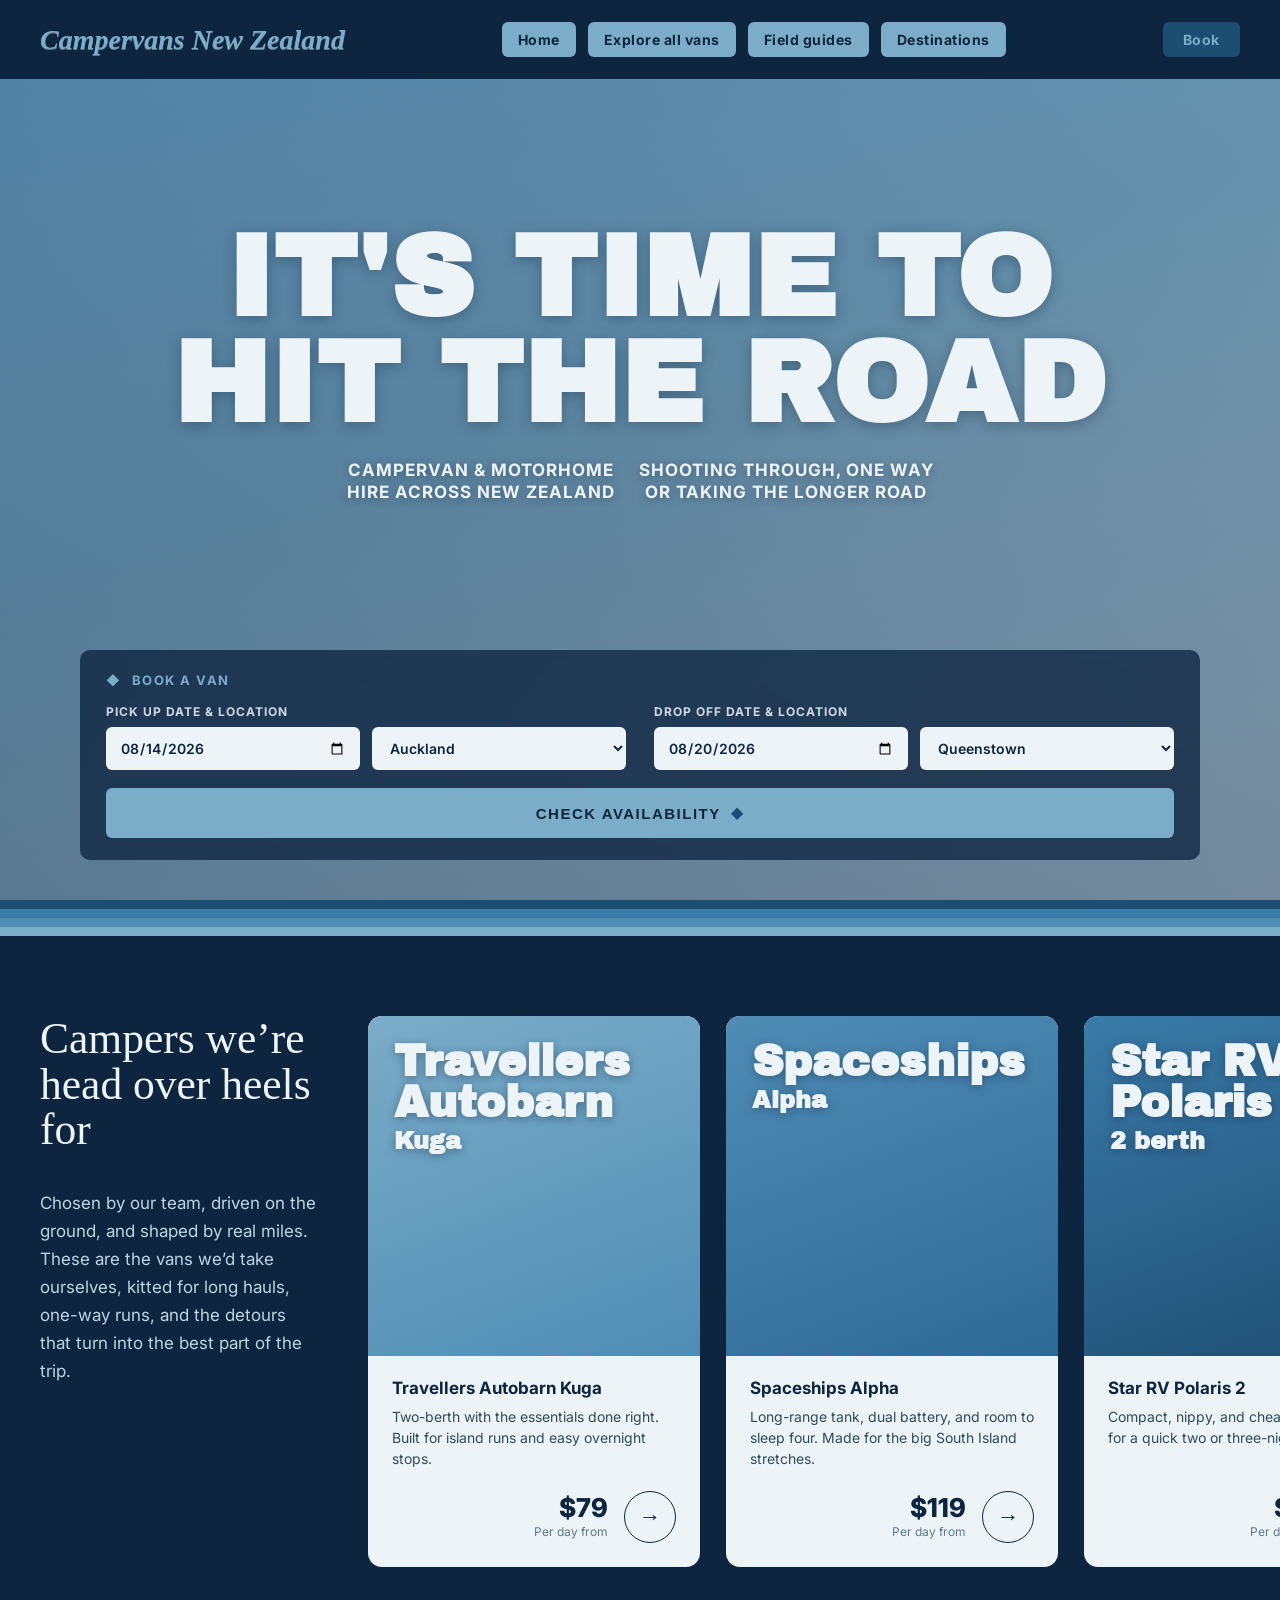
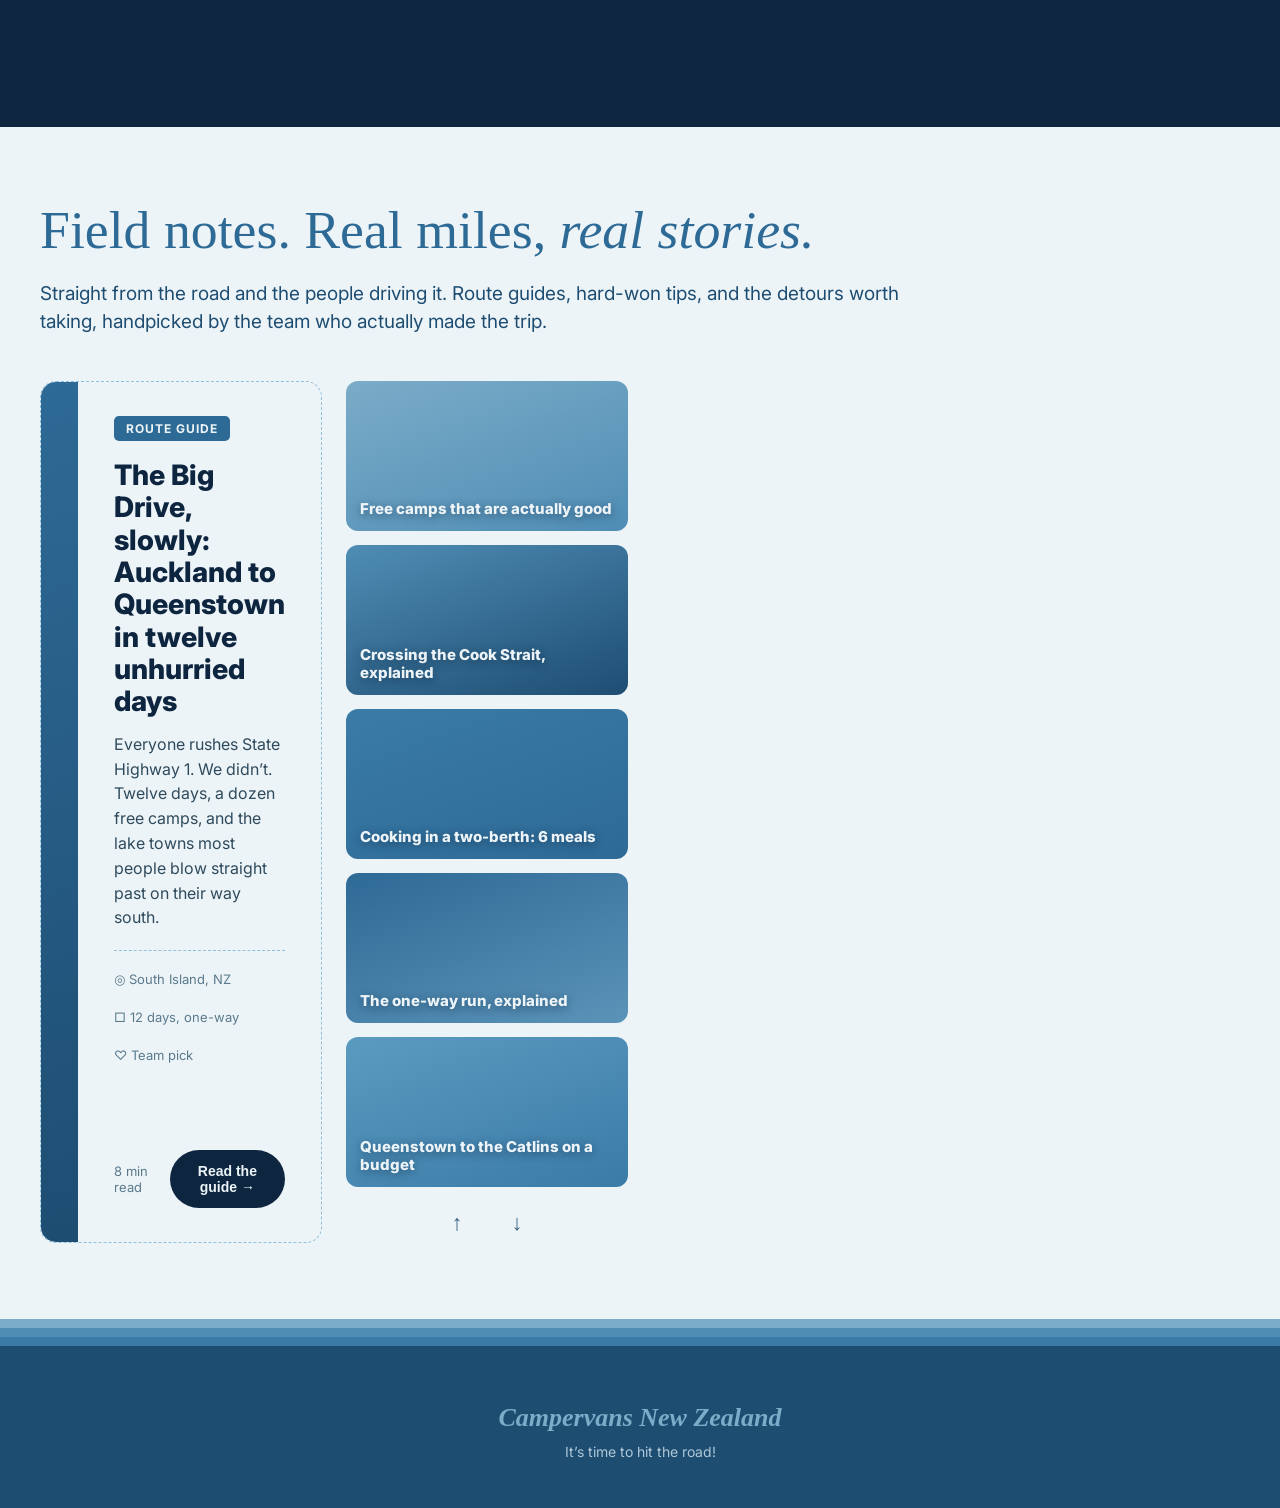
<file: index.html>
<!DOCTYPE html>
<html lang="en">
<head>
<meta charset="UTF-8">
<meta name="viewport" content="width=device-width, initial-scale=1.0">
<title>Campervans New Zealand — Hire a campervan across New Zealand</title>
<link rel="stylesheet" href="styles.css">
</head>
<body>
<!-- ===== HERO ===== -->
<section class="hero" id="home">
  <nav>
    <div class="brand">Campervans New Zealand</div>
    <div class="navlinks">
      <a href="#home">Home</a>
      <a href="explore-vans.html">Explore all vans</a>
      <a href="field-notes.html">Field guides</a>
      <a href="destinations.html">Destinations</a>
    </div>
    <a href="#" class="book">Book</a>
  </nav>

  <div class="herocopy">
    <div>
      <h1 class="headline">It's time to<br>hit the road</h1>
      <div class="subrow">
        <div class="sublabel">Campervan &amp; motorhome<br>hire across New Zealand</div>
        <div class="sublabel">Shooting through, one way<br>or taking the longer road</div>
      </div>
    </div>
  </div>

  <div class="bookbar">
    <div class="barhead"><span>&#9670;</span> Book a van</div>
    <div class="fields">
      <div class="fieldgroup">
        <label>Pick up date &amp; location</label>
        <div class="inputs">
          <input type="date" value="2026-08-14">
          <select><option>Auckland</option><option>Wellington</option><option>Christchurch</option><option>Queenstown</option><option>Nelson</option></select>
        </div>
      </div>
      <div class="fieldgroup">
        <label>Drop off date &amp; location</label>
        <div class="inputs">
          <input type="date" value="2026-08-20">
          <select><option>Queenstown</option><option>Auckland</option><option>Wellington</option><option>Christchurch</option><option>Nelson</option></select>
        </div>
      </div>
    </div>
    <button class="checkbtn">Check availability <span class="diamond">&#9670;</span></button>
  </div>
</section>

<div class="stripes"><span class="s1"></span><span class="s2"></span><span class="s3"></span><span class="s4"></span></div>

<!-- ===== CAMPERS WE'RE OBSESSED WITH ===== -->
<section class="obsessed" id="vans">
  <div class="section">
    <div class="layout">
      <div class="intro">
        <h2>Campers we&rsquo;re<br>head over heels for</h2>
        <p>Chosen by our team, driven on the ground, and shaped by real miles. These are the vans we&rsquo;d take ourselves, kitted for long hauls, one-way runs, and the detours that turn into the best part of the trip.</p>
      </div>
      <div>
        <div class="carousel">
          <div class="track" id="track">
            <div class="card">
              <div class="cardimg a"><div class="cardtitle">Travellers<br>Autobarn<small>Kuga</small></div></div>
              <div class="cardbody"><h3>Travellers Autobarn Kuga</h3>
                <p>Two-berth with the essentials done right. Built for island runs and easy overnight stops.</p>
                <div class="pricerow"><div class="price"><div class="amt">$79</div><div class="lbl">Per day from</div></div><button class="go" aria-label="View">&#8594;</button></div></div>
            </div>
            <div class="card">
              <div class="cardimg b"><div class="cardtitle">Spaceships<br><small>Alpha</small></div></div>
              <div class="cardbody"><h3>Spaceships Alpha</h3>
                <p>Long-range tank, dual battery, and room to sleep four. Made for the big South Island stretches.</p>
                <div class="pricerow"><div class="price"><div class="amt">$119</div><div class="lbl">Per day from</div></div><button class="go" aria-label="View">&#8594;</button></div></div>
            </div>
            <div class="card">
              <div class="cardimg c"><div class="cardtitle">Star RV<br>Polaris<small>2 berth</small></div></div>
              <div class="cardbody"><h3>Star RV Polaris 2</h3>
                <p>Compact, nippy, and cheap to run. Perfect for a quick two or three-night getaway.</p>
                <div class="pricerow"><div class="price"><div class="amt">$65</div><div class="lbl">Per day from</div></div><button class="go" aria-label="View">&#8594;</button></div></div>
            </div>
            <div class="card">
              <div class="cardimg d"><div class="cardtitle">Apollo<br>HiTop<small>Series</small></div></div>
              <div class="cardbody"><h3>Apollo HiTop</h3>
                <p>Five seats, five sleepers, full kitchen. The one for a proper multi-week family loop.</p>
                <div class="pricerow"><div class="price"><div class="amt">$139</div><div class="lbl">Per day from</div></div><button class="go" aria-label="View">&#8594;</button></div></div>
            </div>
          </div>
        </div>
        <div class="arrows">
          <button class="arrow" id="prev" aria-label="Previous">&#8592;</button>
          <button class="arrow" id="next" aria-label="Next">&#8594;</button>
        </div>
      </div>
    </div>
  </div>
</section>

<!-- ===== FIELD NOTES ===== -->
<section class="notes" id="notes">
  <div class="section">
    <h2 class="head">Field notes. Real miles, <em>real stories.</em></h2>
    <p class="lede">Straight from the road and the people driving it. Route guides, hard-won tips, and the detours worth taking, handpicked by the team who actually made the trip.</p>
    <div class="grid">
      <article class="feature">
        <div class="fimg"></div>
        <div class="fbody">
          <span class="ftag">Route guide</span>
          <h3>The Big Drive, slowly: Auckland to Queenstown in twelve unhurried days</h3>
          <p class="excerpt">Everyone rushes State Highway 1. We didn&rsquo;t. Twelve days, a dozen free camps, and the lake towns most people blow straight past on their way south.</p>
          <div class="meta">
            <span>&#9678; South Island, NZ</span>
            <span>&#9633; 12 days, one-way</span>
            <span>&#9825; Team pick</span>
          </div>
          <div class="ffoot">
            <span class="readtime">8 min read</span>
            <button class="letsgo">Read the guide &#8594;</button>
          </div>
        </div>
      </article>
      <div class="vcol">
        <div class="vwrap">
          <div class="vtrack" id="vtrack">
            <div class="thumb t1"><h4>Free camps that are actually good</h4></div>
            <div class="thumb t2"><h4>Crossing the Cook Strait, explained</h4></div>
            <div class="thumb t3"><h4>Cooking in a two-berth: 6 meals</h4></div>
            <div class="thumb t4"><h4>The one-way run, explained</h4></div>
            <div class="thumb t5"><h4>Queenstown to the Catlins on a budget</h4></div>
          </div>
        </div>
        <div class="varrows">
          <button class="varrow" id="vup" aria-label="Up">&#8593;</button>
          <button class="varrow" id="vdown" aria-label="Down">&#8595;</button>
        </div>
      </div>
    </div>
  </div>
</section>

<div class="stripes"><span class="s4"></span><span class="s3"></span><span class="s2"></span><span class="s1"></span></div>

<footer>
  <div class="fbrand">Campervans New Zealand</div>
  <p>It&rsquo;s time to hit the road!</p>
</footer>

<script>
(function(){
  const track=document.getElementById('track');
  if(!track)return;
  const cards=track.children.length; let i=0;
  function step(){
    const w=track.children[0].getBoundingClientRect().width+26;
    const visible=Math.max(1,Math.floor(track.parentElement.getBoundingClientRect().width/w));
    const max=Math.max(0,cards-visible);
    if(i>max)i=max; if(i<0)i=0;
    track.style.transform='translateX('+(-i*w)+'px)';
  }
  document.getElementById('next').onclick=()=>{i++;step()};
  document.getElementById('prev').onclick=()=>{i--;step()};
  const vt=document.getElementById('vtrack'); const n=vt.children.length; let j=0;
  function vstep(){
    const h=vt.children[0].getBoundingClientRect().height+14;
    const visible=Math.max(1,Math.round(vt.parentElement.getBoundingClientRect().height/h));
    const max=Math.max(0,n-visible);
    if(j>max)j=max; if(j<0)j=0;
    vt.style.transform='translateY('+(-j*h)+'px)';
  }
  document.getElementById('vdown').onclick=()=>{j++;vstep()};
  document.getElementById('vup').onclick=()=>{j--;vstep()};
  window.addEventListener('resize',()=>{step();vstep()});
  step();vstep();
})();
</script>
</body>
</html>
</file>
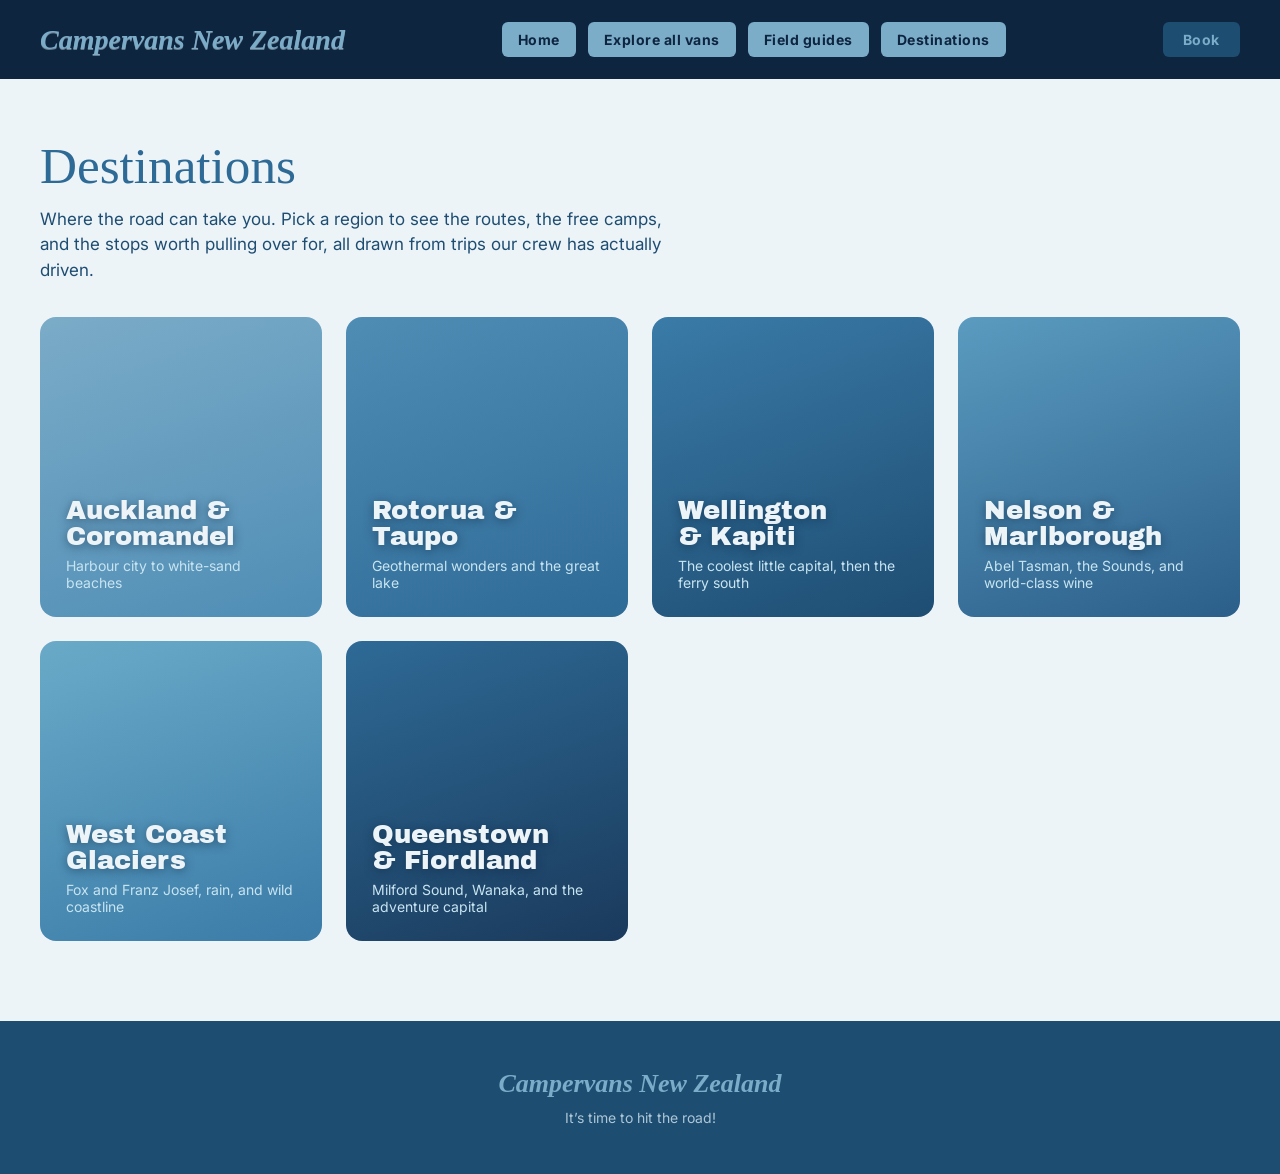
<file: destinations.html>
<!DOCTYPE html>
<html lang="en">
<head>
<meta charset="UTF-8">
<meta name="viewport" content="width=device-width, initial-scale=1.0">
<title>Destinations — Campervans New Zealand</title>
<link rel="stylesheet" href="styles.css">
<style>
.dest-grid{display:grid;grid-template-columns:repeat(auto-fill,minmax(280px,1fr));gap:24px;max-width:1400px;margin:0 auto;padding:24px 40px 80px}
.dest-card{border-radius:16px;overflow:hidden;text-decoration:none;color:var(--cream);position:relative;min-height:300px;display:flex;flex-direction:column;justify-content:flex-end;padding:26px}
.dest-card .dlabel{font-family:'Archivo Black','Arial Black',sans-serif;font-size:26px;line-height:1;text-shadow:0 2px 10px rgba(14,37,64,.5)}
.dest-card .dsub{font-size:14px;margin-top:8px;color:#C8E4F0}
.d1{background:linear-gradient(160deg,#7BACC8,#4F8DB5)}
.d2{background:linear-gradient(160deg,#4F8DB5,#2E6A96)}
.d3{background:linear-gradient(160deg,#3A7BA8,#1E4D72)}
.d4{background:linear-gradient(160deg,#5B9BC0,#2B5F8A)}
.d5{background:linear-gradient(160deg,#6AAAC8,#3A7BA8)}
.d6{background:linear-gradient(160deg,#2E6A96,#1A3A5C)}
@media(max-width:720px){.dest-grid{padding-left:20px;padding-right:20px}}
</style>
</head>
<body>

<nav>
  <a class="brand" href="index.html" style="text-decoration:none">Campervans New Zealand</a>
  <div class="navlinks">
    <a href="index.html">Home</a><a href="explore-vans.html">Explore all vans</a><a href="field-notes.html">Field guides</a><a href="destinations.html">Destinations</a>
  </div>
  <a href="#" class="book">Book</a>
</nav>

<div class="pagehead">
  <h1>Destinations</h1>
  <p>Where the road can take you. Pick a region to see the routes, the free camps, and the stops worth pulling over for, all drawn from trips our crew has actually driven.</p>
</div>

<div class="dest-grid">
  <a class="dest-card d1" href="field-notes.html"><div class="dlabel">Auckland &amp;<br>Coromandel</div><div class="dsub">Harbour city to white-sand beaches</div></a>
  <a class="dest-card d2" href="#"><div class="dlabel">Rotorua &amp;<br>Taupo</div><div class="dsub">Geothermal wonders and the great lake</div></a>
  <a class="dest-card d3" href="#"><div class="dlabel">Wellington<br>&amp; Kapiti</div><div class="dsub">The coolest little capital, then the ferry south</div></a>
  <a class="dest-card d4" href="#"><div class="dlabel">Nelson &amp;<br>Marlborough</div><div class="dsub">Abel Tasman, the Sounds, and world-class wine</div></a>
  <a class="dest-card d5" href="#"><div class="dlabel">West Coast<br>Glaciers</div><div class="dsub">Fox and Franz Josef, rain, and wild coastline</div></a>
  <a class="dest-card d6" href="#"><div class="dlabel">Queenstown<br>&amp; Fiordland</div><div class="dsub">Milford Sound, Wanaka, and the adventure capital</div></a>
</div>

<footer>
  <div class="fbrand">Campervans New Zealand</div>
  <p>It&rsquo;s time to hit the road!</p>
</footer>

</body>
</html>
</file>
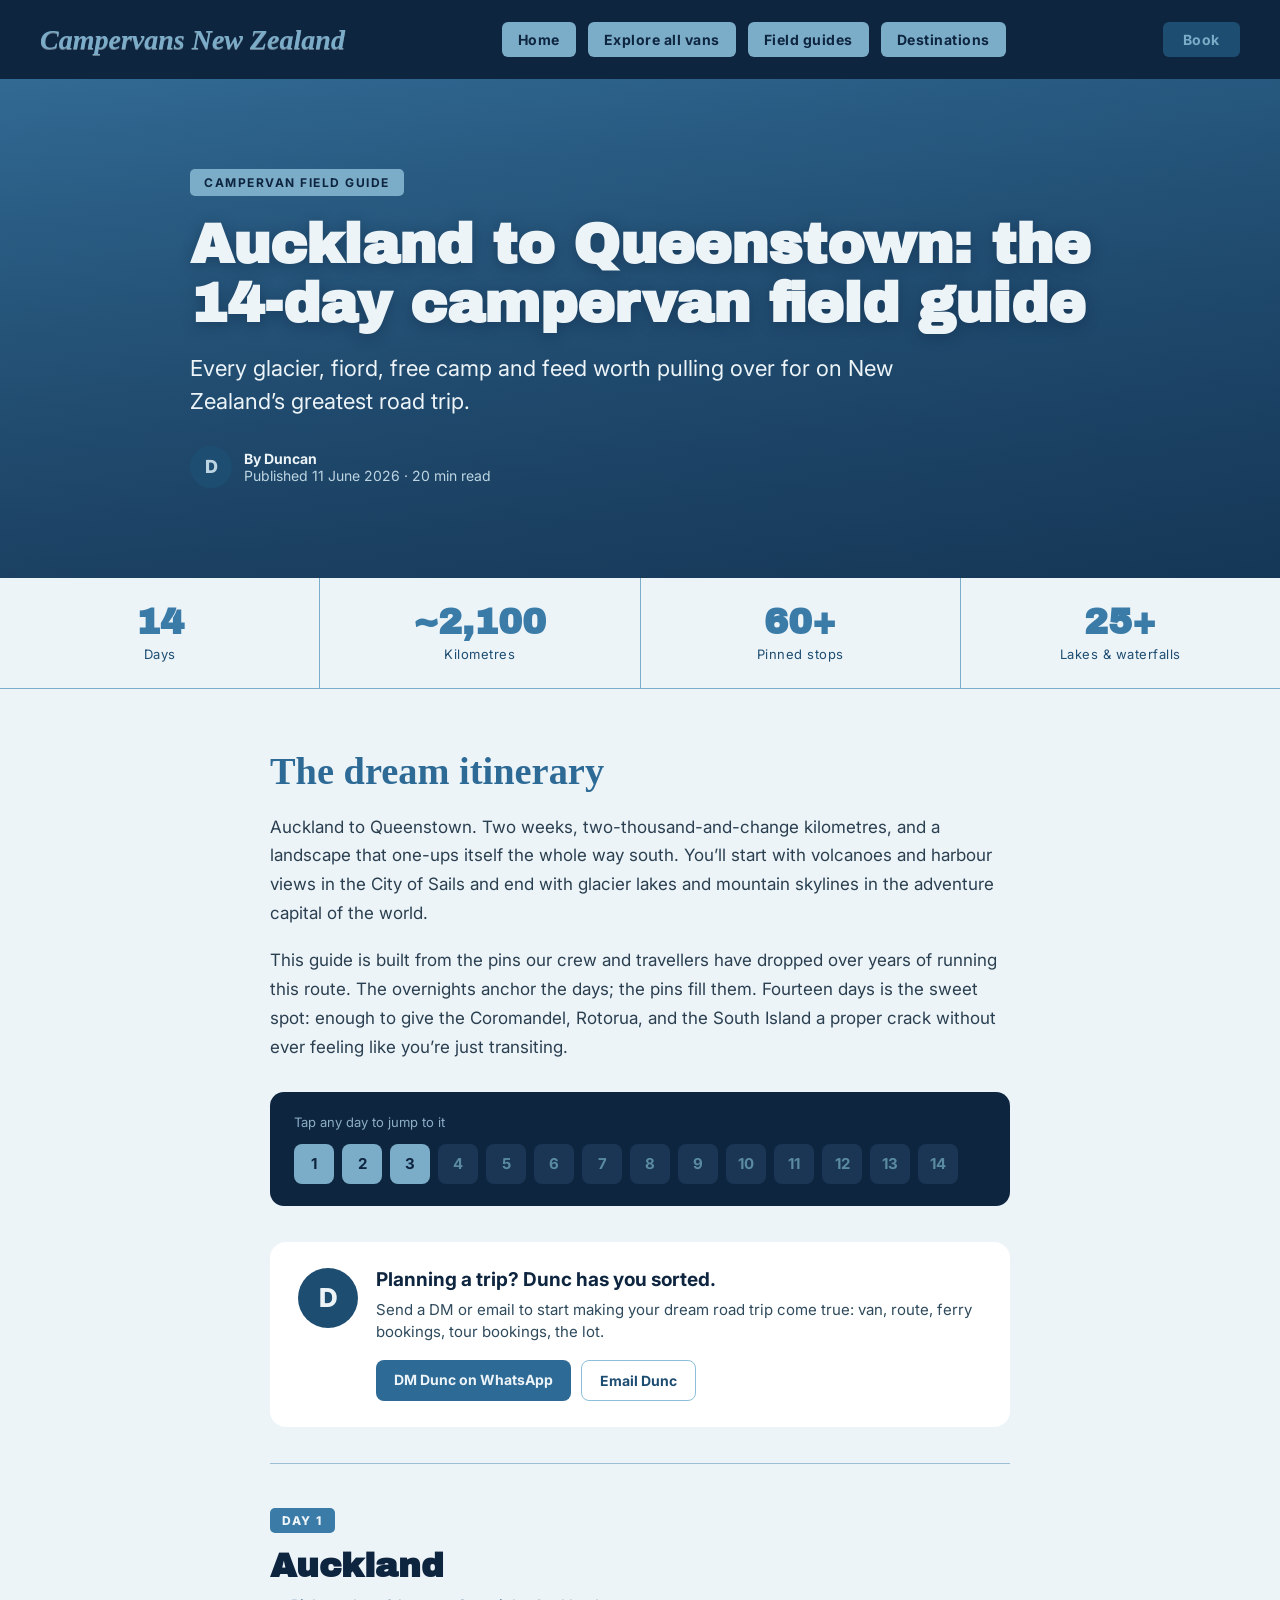
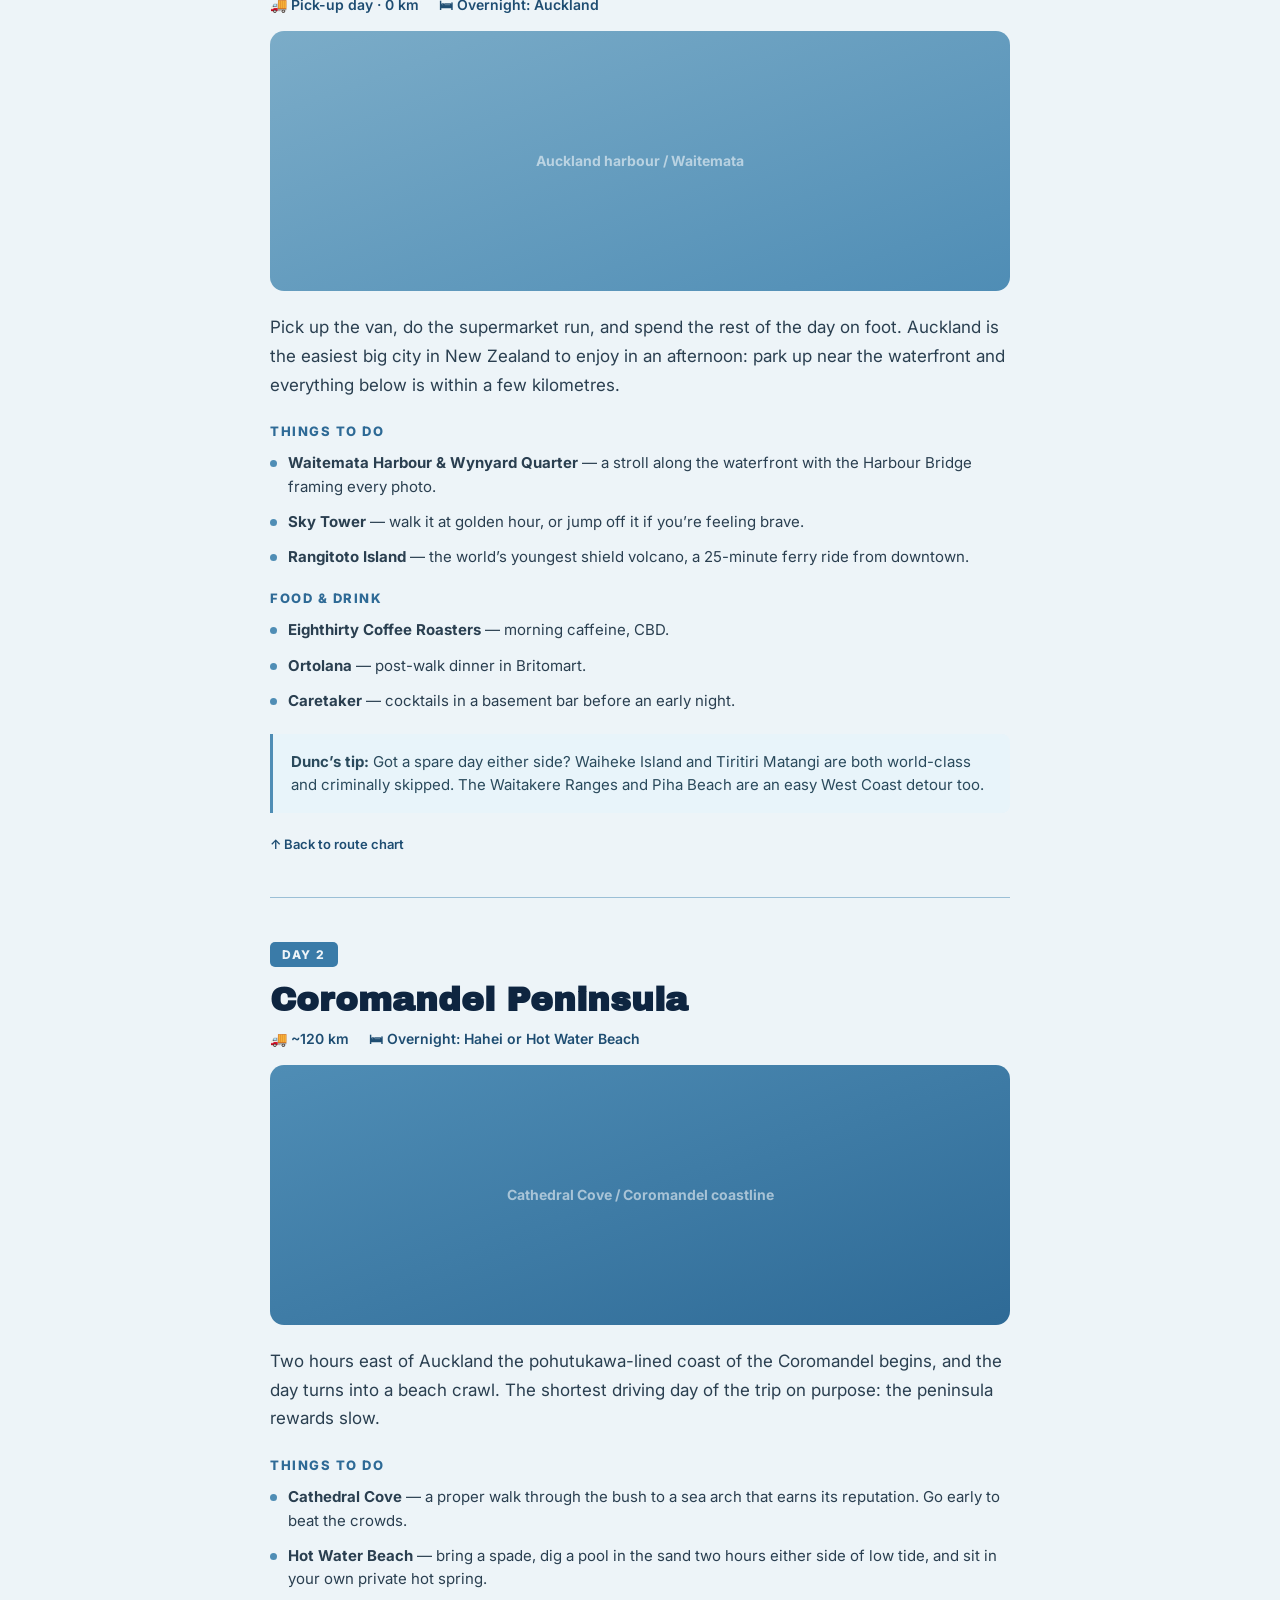
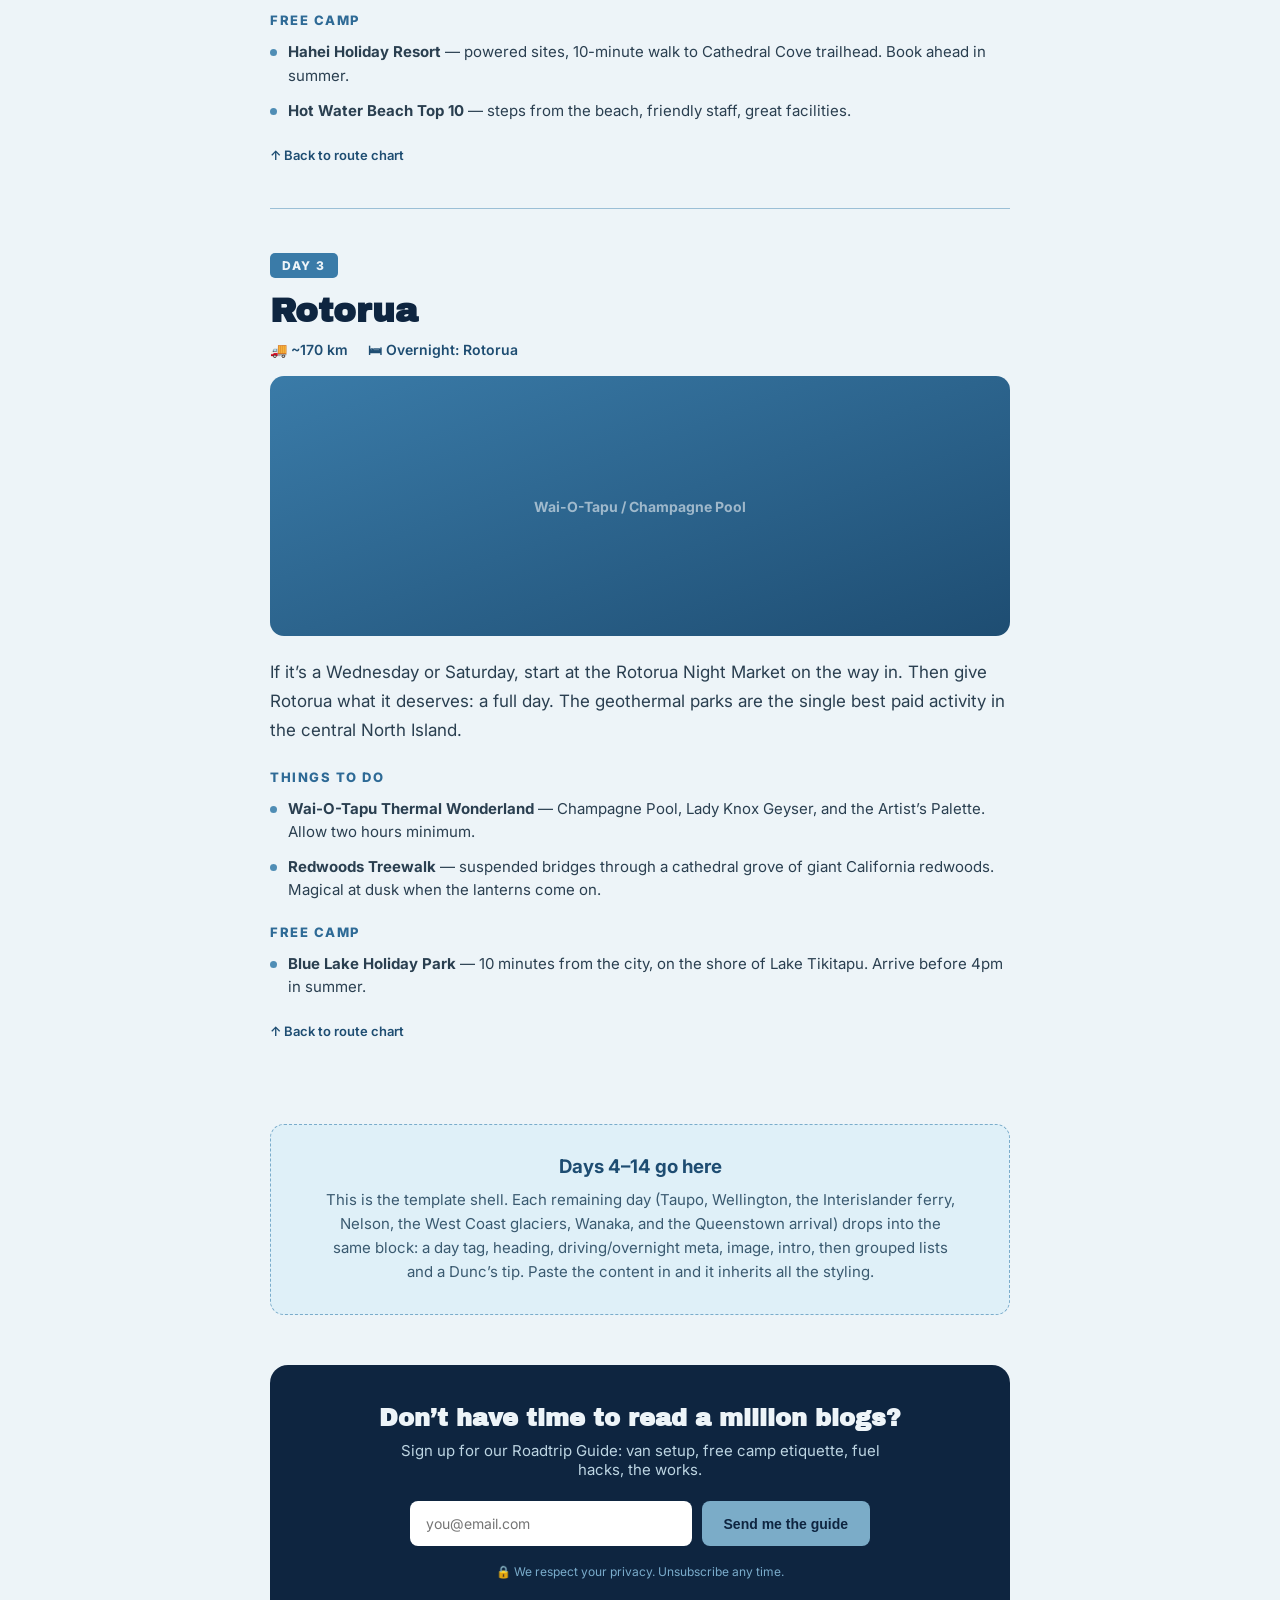
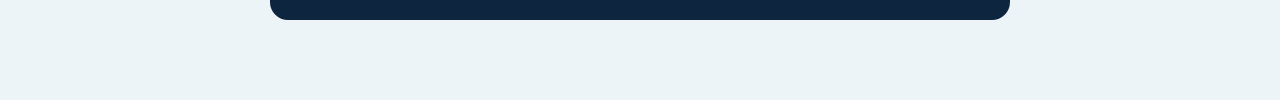
<file: field-notes.html>
<!DOCTYPE html>
<html lang="en">
<head>
<meta charset="UTF-8">
<meta name="viewport" content="width=device-width, initial-scale=1.0">
<title>Field Notes — Auckland to Queenstown Campervan Guide — Campervans New Zealand</title>
<link rel="stylesheet" href="styles.css">
</head>
<body>
<nav class="g-nav">
    <a class="brand" href="index.html" style="text-decoration:none">Campervans New Zealand</a>
    <div class="navlinks">
      <a href="index.html">Home</a>
      <a href="explore-vans.html">Explore all vans</a>
      <a href="field-notes.html">Field guides</a>
      <a href="destinations.html">Destinations</a>
    </div>
    <a href="#" class="book">Book</a>
  </nav>

  <!-- HERO -->
  <header class="g-hero">
    <div class="g-hero-inner">
      <span class="g-kicker">Campervan field guide</span>
      <h1>Auckland to Queenstown: the 14-day campervan field guide</h1>
      <p class="g-standfirst">Every glacier, fiord, free camp and feed worth pulling over for on New Zealand&rsquo;s greatest road trip.</p>
      <div class="g-byline">
        <span class="g-avatar">D</span>
        <div><b>By Duncan</b><br><span>Published 11 June 2026 &middot; 20 min read</span></div>
      </div>
    </div>
  </header>

  <!-- STATS STRIP -->
  <div class="g-stats">
    <div class="g-stat"><b>14</b><span>Days</span></div>
    <div class="g-stat"><b>~2,100</b><span>Kilometres</span></div>
    <div class="g-stat"><b>60+</b><span>Pinned stops</span></div>
    <div class="g-stat"><b>25+</b><span>Lakes &amp; waterfalls</span></div>
  </div>

  <div class="g-body">

    <!-- INTRO -->
    <section class="g-intro">
      <h2>The dream itinerary</h2>
      <p>Auckland to Queenstown. Two weeks, two-thousand-and-change kilometres, and a landscape that one-ups itself the whole way south. You&rsquo;ll start with volcanoes and harbour views in the City of Sails and end with glacier lakes and mountain skylines in the adventure capital of the world.</p>
      <p>This guide is built from the pins our crew and travellers have dropped over years of running this route. The overnights anchor the days; the pins fill them. Fourteen days is the sweet spot: enough to give the Coromandel, Rotorua, and the South Island a proper crack without ever feeling like you&rsquo;re just transiting.</p>

      <!-- day jump chart -->
      <div class="g-chart" id="daychart">
        <span class="g-chart-label">Tap any day to jump to it</span>
        <div class="g-chart-days">
          <a href="#day1" class="on">1</a><a href="#day2" class="on">2</a><a href="#day3" class="on">3</a>
          <a href="#" class="off">4</a><a href="#" class="off">5</a><a href="#" class="off">6</a><a href="#" class="off">7</a>
          <a href="#" class="off">8</a><a href="#" class="off">9</a><a href="#" class="off">10</a><a href="#" class="off">11</a>
          <a href="#" class="off">12</a><a href="#" class="off">13</a><a href="#" class="off">14</a>
        </div>
      </div>
    </section>

    <!-- DUNC CTA -->
    <div class="g-dunc">
      <span class="g-avatar big">D</span>
      <div class="g-dunc-text">
        <h3>Planning a trip? Dunc has you sorted.</h3>
        <p>Send a DM or email to start making your dream road trip come true: van, route, ferry bookings, tour bookings, the lot.</p>
        <div class="g-dunc-btns">
          <a href="#" class="g-btn-solid">DM Dunc on WhatsApp</a>
          <a href="#" class="g-btn-ghost">Email Dunc</a>
        </div>
      </div>
    </div>

    <!-- ============ DAY 1 ============ -->
    <article class="g-day" id="day1">
      <div class="g-daytag">Day 1</div>
      <h2>Auckland</h2>
      <div class="g-daymeta"><span>&#128666; Pick-up day &middot; 0 km</span><span>&#128719; Overnight: Auckland</span></div>
      <div class="g-dayimg d1">Auckland harbour / Waitemata</div>
      <p class="g-dayintro">Pick up the van, do the supermarket run, and spend the rest of the day on foot. Auckland is the easiest big city in New Zealand to enjoy in an afternoon: park up near the waterfront and everything below is within a few kilometres.</p>

      <div class="g-list">
        <h4>Things to do</h4>
        <ul>
          <li><b>Waitemata Harbour &amp; Wynyard Quarter</b> &mdash; a stroll along the waterfront with the Harbour Bridge framing every photo.</li>
          <li><b>Sky Tower</b> &mdash; walk it at golden hour, or jump off it if you&rsquo;re feeling brave.</li>
          <li><b>Rangitoto Island</b> &mdash; the world&rsquo;s youngest shield volcano, a 25-minute ferry ride from downtown.</li>
        </ul>
      </div>
      <div class="g-list">
        <h4>Food &amp; drink</h4>
        <ul>
          <li><b>Eighthirty Coffee Roasters</b> &mdash; morning caffeine, CBD.</li>
          <li><b>Ortolana</b> &mdash; post-walk dinner in Britomart.</li>
          <li><b>Caretaker</b> &mdash; cocktails in a basement bar before an early night.</li>
        </ul>
      </div>
      <div class="g-tip"><b>Dunc&rsquo;s tip:</b> Got a spare day either side? Waiheke Island and Tiritiri Matangi are both world-class and criminally skipped. The Waitakere Ranges and Piha Beach are an easy West Coast detour too.</div>
      <a href="#daychart" class="g-backtop">&#8593; Back to route chart</a>
    </article>

    <!-- ============ DAY 2 ============ -->
    <article class="g-day" id="day2">
      <div class="g-daytag">Day 2</div>
      <h2>Coromandel Peninsula</h2>
      <div class="g-daymeta"><span>&#128666; ~120 km</span><span>&#128719; Overnight: Hahei or Hot Water Beach</span></div>
      <div class="g-dayimg d2">Cathedral Cove / Coromandel coastline</div>
      <p class="g-dayintro">Two hours east of Auckland the pohutukawa-lined coast of the Coromandel begins, and the day turns into a beach crawl. The shortest driving day of the trip on purpose: the peninsula rewards slow.</p>

      <div class="g-list">
        <h4>Things to do</h4>
        <ul>
          <li><b>Cathedral Cove</b> &mdash; a proper walk through the bush to a sea arch that earns its reputation. Go early to beat the crowds.</li>
          <li><b>Hot Water Beach</b> &mdash; bring a spade, dig a pool in the sand two hours either side of low tide, and sit in your own private hot spring.</li>
        </ul>
      </div>
      <div class="g-list">
        <h4>Free camp</h4>
        <ul>
          <li><b>Hahei Holiday Resort</b> &mdash; powered sites, 10-minute walk to Cathedral Cove trailhead. Book ahead in summer.</li>
          <li><b>Hot Water Beach Top 10</b> &mdash; steps from the beach, friendly staff, great facilities.</li>
        </ul>
      </div>
      <a href="#daychart" class="g-backtop">&#8593; Back to route chart</a>
    </article>

    <!-- ============ DAY 3 ============ -->
    <article class="g-day" id="day3">
      <div class="g-daytag">Day 3</div>
      <h2>Rotorua</h2>
      <div class="g-daymeta"><span>&#128666; ~170 km</span><span>&#128719; Overnight: Rotorua</span></div>
      <div class="g-dayimg d3">Wai-O-Tapu / Champagne Pool</div>
      <p class="g-dayintro">If it&rsquo;s a Wednesday or Saturday, start at the Rotorua Night Market on the way in. Then give Rotorua what it deserves: a full day. The geothermal parks are the single best paid activity in the central North Island.</p>

      <div class="g-list">
        <h4>Things to do</h4>
        <ul>
          <li><b>Wai-O-Tapu Thermal Wonderland</b> &mdash; Champagne Pool, Lady Knox Geyser, and the Artist&rsquo;s Palette. Allow two hours minimum.</li>
          <li><b>Redwoods Treewalk</b> &mdash; suspended bridges through a cathedral grove of giant California redwoods. Magical at dusk when the lanterns come on.</li>
        </ul>
      </div>
      <div class="g-list">
        <h4>Free camp</h4>
        <ul>
          <li><b>Blue Lake Holiday Park</b> &mdash; 10 minutes from the city, on the shore of Lake Tikitapu. Arrive before 4pm in summer.</li>
        </ul>
      </div>
      <a href="#daychart" class="g-backtop">&#8593; Back to route chart</a>
    </article>

    <!-- ============ PLACEHOLDER FOR REST ============ -->
    <div class="g-placeholder">
      <h3>Days 4&ndash;14 go here</h3>
      <p>This is the template shell. Each remaining day (Taupo, Wellington, the Interislander ferry, Nelson, the West Coast glaciers, Wanaka, and the Queenstown arrival) drops into the same block: a day tag, heading, driving/overnight meta, image, intro, then grouped lists and a Dunc&rsquo;s tip. Paste the content in and it inherits all the styling.</p>
    </div>

    <!-- NEWSLETTER CTA -->
    <div class="g-news">
      <h3>Don&rsquo;t have time to read a million blogs?</h3>
      <p>Sign up for our Roadtrip Guide: van setup, free camp etiquette, fuel hacks, the works.</p>
      <div class="g-news-form">
        <input type="email" placeholder="you@email.com">
        <button>Send me the guide</button>
      </div>
      <span class="g-news-note">&#128274; We respect your privacy. Unsubscribe any time.</span>
    </div>

  </div>


</body>
</html>
</file>
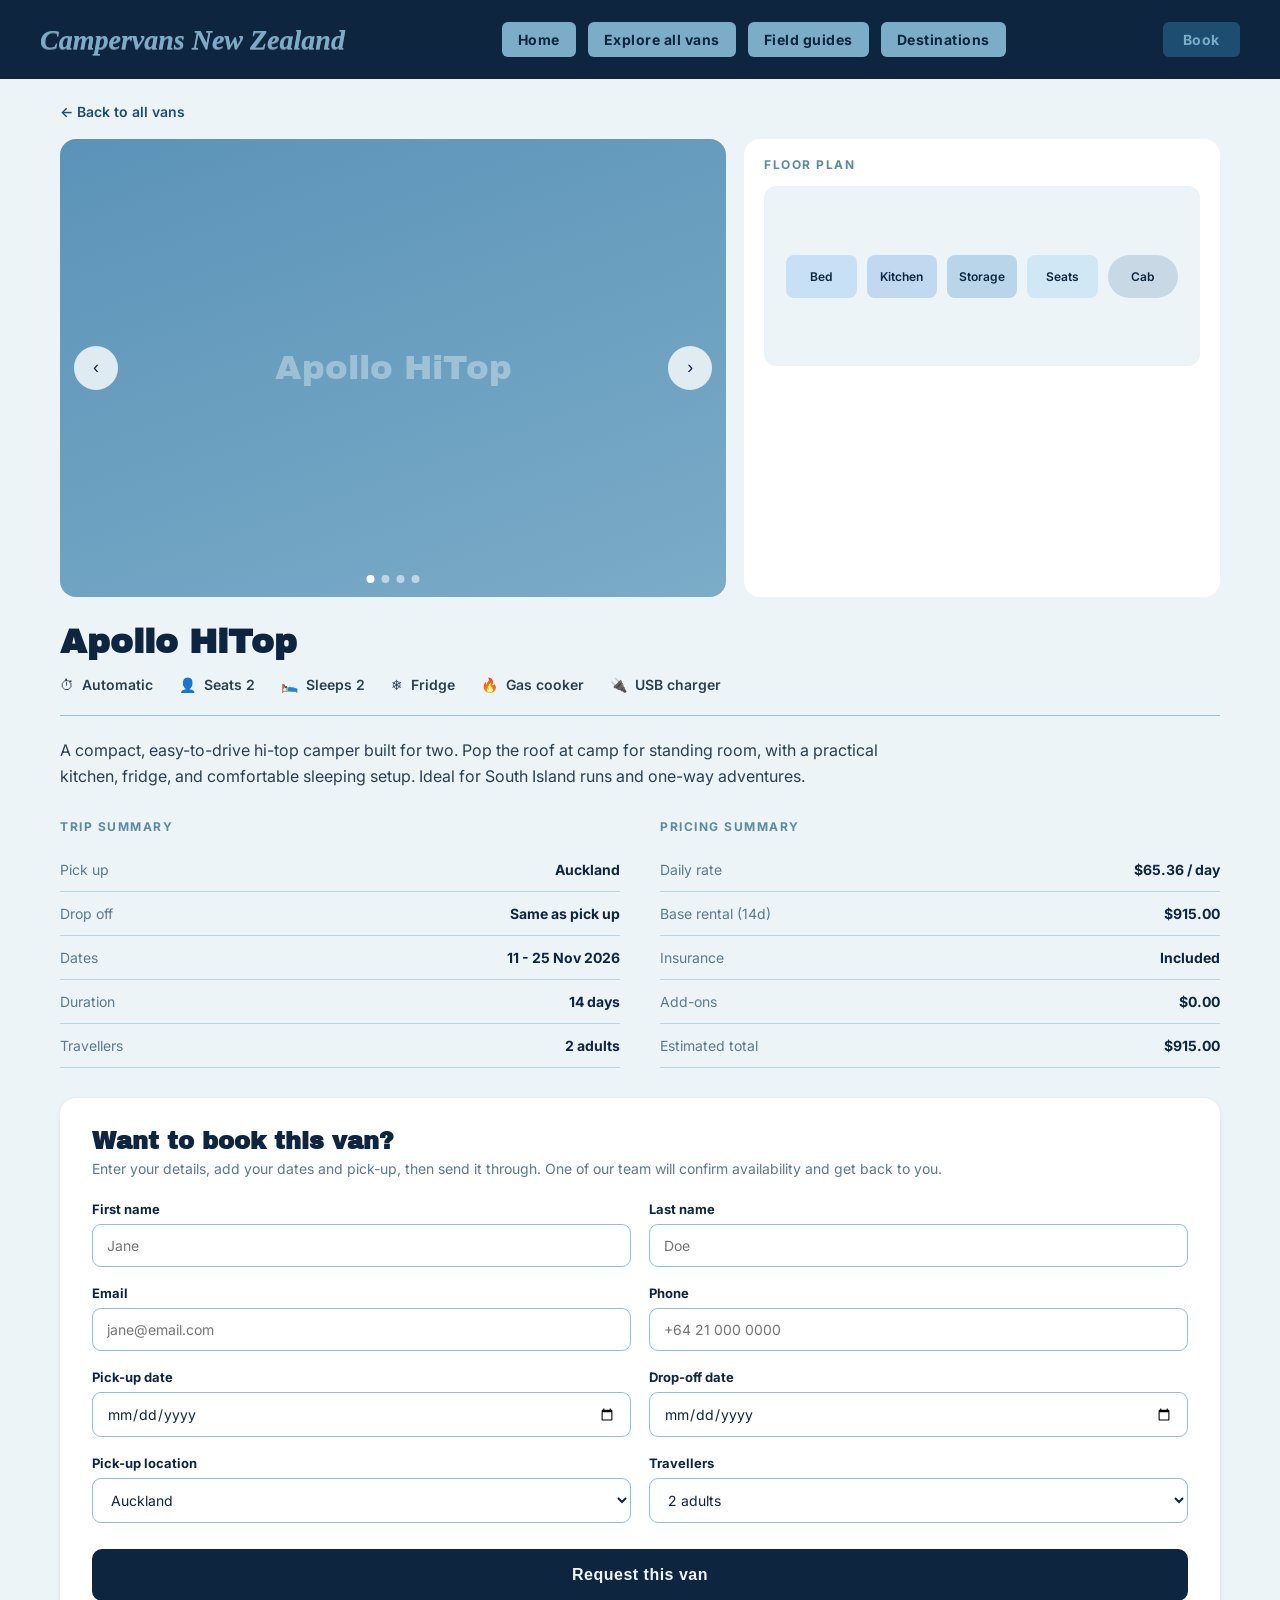
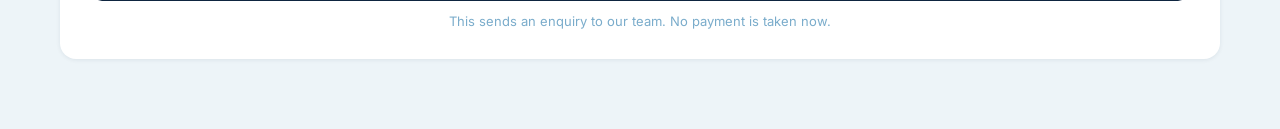
<file: van.html>
<!DOCTYPE html>
<html lang="en">
<head>
<meta charset="UTF-8">
<meta name="viewport" content="width=device-width, initial-scale=1.0">
<title>Apollo HiTop — Campervans New Zealand</title>
<link rel="stylesheet" href="styles.css">
</head>
<body>
<nav>
  <a class="brand" href="index.html" style="text-decoration:none">Campervans New Zealand</a>
  <div class="navlinks">
    <a href="index.html">Home</a><a href="explore-vans.html">Explore all vans</a><a href="field-notes.html">Field guides</a><a href="destinations.html">Destinations</a>
  </div>
  <a href="#" class="book">Book</a>
</nav>

<div class="back"><a href="explore-vans.html">&#8592; Back to all vans</a></div>

<div class="wrap">

  <div class="gallery">
    <div class="mainimg">
      <button class="gbtn l" aria-label="Previous">&#8249;</button>
      <div class="van-illo">Apollo HiTop</div>
      <button class="gbtn r" aria-label="Next">&#8250;</button>
      <div class="dots"><i class="on"></i><i></i><i></i><i></i></div>
    </div>
    <div class="floor">
      <h4>FLOOR PLAN</h4>
      <div class="plan">
        <div class="room bed">Bed</div>
        <div class="room kit">Kitchen</div>
        <div class="room sto">Storage</div>
        <div class="room sea">Seats</div>
        <div class="room cab">Cab</div>
      </div>
    </div>
  </div>

  <h1 class="title">Apollo HiTop</h1>
  <div class="specs">
    <div class="spec">&#9201; <b>Automatic</b></div>
    <div class="spec">&#128100; <b>Seats 2</b></div>
    <div class="spec">&#128716; <b>Sleeps 2</b></div>
    <div class="spec">&#10052; <b>Fridge</b></div>
    <div class="spec">&#128293; <b>Gas cooker</b></div>
    <div class="spec">&#128268; <b>USB charger</b></div>
  </div>

  <p class="desc">A compact, easy-to-drive hi-top camper built for two. Pop the roof at camp for standing room, with a practical kitchen, fridge, and comfortable sleeping setup. Ideal for South Island runs and one-way adventures.</p>

  <div class="summaries">
    <div>
      <div class="sumhead">TRIP SUMMARY</div>
      <div class="sumrow"><span class="lbl">Pick up</span><span class="val">Auckland</span></div>
      <div class="sumrow"><span class="lbl">Drop off</span><span class="val">Same as pick up</span></div>
      <div class="sumrow"><span class="lbl">Dates</span><span class="val">11 - 25 Nov 2026</span></div>
      <div class="sumrow"><span class="lbl">Duration</span><span class="val">14 days</span></div>
      <div class="sumrow"><span class="lbl">Travellers</span><span class="val">2 adults</span></div>
    </div>
    <div>
      <div class="sumhead">PRICING SUMMARY</div>
      <div class="sumrow"><span class="lbl">Daily rate</span><span class="val">$65.36 / day</span></div>
      <div class="sumrow"><span class="lbl">Base rental (14d)</span><span class="val">$915.00</span></div>
      <div class="sumrow"><span class="lbl">Insurance</span><span class="val">Included</span></div>
      <div class="sumrow"><span class="lbl">Add-ons</span><span class="val">$0.00</span></div>
      <div class="sumrow"><span class="lbl">Estimated total</span><span class="val">$915.00</span></div>
    </div>
  </div>

  <!-- BOOKING CTA FORM -->
  <div class="bookcta">
    <h2>Want to book this van?</h2>
    <p class="sub">Enter your details, add your dates and pick-up, then send it through. One of our team will confirm availability and get back to you.</p>

    <div class="frow">
      <div class="field"><label>First name</label><input type="text" placeholder="Jane"></div>
      <div class="field"><label>Last name</label><input type="text" placeholder="Doe"></div>
    </div>
    <div class="frow">
      <div class="field"><label>Email</label><input type="email" placeholder="jane@email.com"></div>
      <div class="field"><label>Phone</label><input type="tel" placeholder="+64 21 000 0000"></div>
    </div>
    <div class="frow">
      <div class="field"><label>Pick-up date</label><input type="date"></div>
      <div class="field"><label>Drop-off date</label><input type="date"></div>
    </div>
    <div class="frow">
      <div class="field"><label>Pick-up location</label>
        <select><option>Auckland</option><option>Wellington</option><option>Christchurch</option><option>Queenstown</option><option>Nelson</option></select>
      </div>
      <div class="field"><label>Travellers</label>
        <select><option>1 adult</option><option selected>2 adults</option><option>2 adults + kids</option><option>4 adults</option></select>
      </div>
    </div>

    <button class="requestbtn" id="reqbtn">Request this van</button>
    <p class="reqnote">This sends an enquiry to our team. No payment is taken now.</p>
    <div class="confirm" id="confirm">Thanks! Your request has been sent. Our team will be in touch shortly to confirm availability.</div>
  </div>

</div>

<script>
(function(){
  const b=document.getElementById('reqbtn');
  if(b)b.onclick=()=>{document.getElementById('confirm').style.display='block';b.textContent='Request sent';};
})();
</script>
</body>
</html>
</file>
<file: styles.css>
/* Campervans New Zealand — shared styles */
@import url('https://fonts.googleapis.com/css2?family=Inter:wght@400;600;700;800;900&family=Archivo+Black&display=swap');

:root{
  --cream:#EDF4F8;
  --sun:#7BACC8;
  --amber:#4F8DB5;
  --orange:#3A7BA8;
  --rust:#1E4D72;
  --ink:#0E2540;
  --fern:#2E6A96;
}
*{margin:0;padding:0;box-sizing:border-box}
html{scroll-behavior:smooth}
body{font-family:'Inter',system-ui,-apple-system,sans-serif;color:var(--ink);background:var(--cream)}

/* HERO */
.hero{position:relative;min-height:100vh;display:flex;flex-direction:column;
        background:linear-gradient(180deg,rgba(14,37,64,.15),rgba(14,37,64,.45)),
        linear-gradient(160deg,#5B93B8 0%,#7BACC8 45%,#C8DCE8 100%);
        background-size:cover;background-position:center}
nav{display:flex;align-items:center;justify-content:space-between;
      padding:26px 40px;gap:20px;position:relative;z-index:5}
.brand{font-family:Georgia,serif;font-weight:bold;font-style:italic;
         font-size:34px;color:var(--rust);text-shadow:0 1px 0 rgba(237,244,248,.4)}
.navlinks{display:flex;gap:12px;flex-wrap:wrap}
.navlinks a{background:var(--sun);color:var(--ink);text-decoration:none;
              font-weight:700;font-size:14px;letter-spacing:.5px;
              padding:11px 20px;border-radius:6px;transition:transform .12s,background .12s}
.navlinks a:hover{background:#9EC4D8;transform:translateY(-1px)}
.book{background:var(--rust);color:var(--sun);text-decoration:none;
        font-weight:700;font-size:14px;letter-spacing:.5px;padding:11px 24px;border-radius:6px}
.book:hover{background:#163A58}
.herocopy{flex:1;display:flex;align-items:center;justify-content:center;
            text-align:center;padding:20px 40px;position:relative;z-index:4}
.headline{font-family:'Archivo Black','Arial Black',sans-serif;font-weight:900;
            color:var(--cream);line-height:.92;letter-spacing:1px;
            font-size:clamp(48px,9vw,132px);text-transform:uppercase;
            text-shadow:0 3px 14px rgba(14,37,64,.35)}
.subrow{display:flex;align-items:center;justify-content:center;gap:24px;
          flex-wrap:wrap;margin-top:22px}
.sublabel{color:var(--cream);font-weight:700;font-size:clamp(13px,1.4vw,17px);
            letter-spacing:1px;line-height:1.3;text-transform:uppercase;
            text-shadow:0 2px 8px rgba(14,37,64,.4)}
.bookbar{margin:0 auto 40px;max-width:1120px;width:calc(100% - 80px);
           background:rgba(14,37,64,.78);backdrop-filter:blur(3px);
           border-radius:10px;padding:22px 26px;position:relative;z-index:4}
.barhead{display:flex;align-items:center;gap:10px;
           color:var(--sun);font-weight:700;font-size:13px;letter-spacing:1.5px;
           text-transform:uppercase;margin-bottom:16px}
.fields{display:grid;grid-template-columns:1fr 1fr;gap:28px;margin-bottom:18px}
.fieldgroup{display:flex;flex-direction:column;gap:8px}
.fieldgroup>label{color:var(--cream);font-weight:700;font-size:12px;
                    letter-spacing:1px;text-transform:uppercase;opacity:.85}
.inputs{display:grid;grid-template-columns:1fr 1fr;gap:12px}
.inputs input, .inputs select{border:none;border-radius:6px;padding:12px 14px;
        font-size:14px;font-family:inherit;color:var(--ink);background:var(--cream);
        font-weight:600;cursor:pointer}
.checkbtn{width:100%;background:var(--sun);border:none;border-radius:6px;
            padding:16px;font-weight:800;font-size:15px;letter-spacing:1.5px;
            text-transform:uppercase;color:var(--ink);cursor:pointer;
            display:flex;align-items:center;justify-content:center;gap:10px;
            transition:background .12s}
.checkbtn:hover{background:#9EC4D8}
.checkbtn .diamond{color:var(--rust)}
.stripes{display:flex;flex-direction:column}
.stripes span{height:9px}
.stripes .s1{background:var(--rust)}
.stripes .s2{background:var(--orange)}
.stripes .s3{background:var(--amber)}
.stripes .s4{background:var(--sun)}

/* CAROUSEL */
.obsessed{background:var(--ink);color:var(--cream)}
.obsessed .section{padding:80px 40px;max-width:1800px;margin:0 auto}
.layout{display:grid;grid-template-columns:minmax(280px,1fr) 3fr;gap:48px;align-items:start}
.intro h2{font-family:Georgia,'Times New Roman',serif;font-weight:400;
            font-size:clamp(34px,3.4vw,52px);line-height:1.05;color:var(--cream);margin-bottom:36px}
.intro p{font-size:17px;line-height:1.65;color:#BDD5E2;max-width:440px}
.carousel{overflow:hidden}
.track{display:flex;gap:26px;transition:transform .4s ease}
.card{flex:0 0 clamp(280px,30%,360px);background:var(--cream);
        border-radius:14px;overflow:hidden;display:flex;flex-direction:column}
.cardimg{position:relative;height:340px;display:flex;align-items:flex-start;padding:26px}
.cardimg.a{background:linear-gradient(160deg,#7BACC8,#4F8DB5)}
.cardimg.b{background:linear-gradient(160deg,#4F8DB5,#2E6A96)}
.cardimg.c{background:linear-gradient(160deg,#3A7BA8,#1E4D72)}
.cardimg.d{background:linear-gradient(160deg,#5B9BC0,#2B5F8A)}
.cardtitle{font-family:'Archivo Black','Arial Black',sans-serif;font-weight:900;
             font-size:clamp(34px,3.4vw,46px);line-height:.94;color:var(--cream);
             text-shadow:0 2px 10px rgba(14,37,64,.4)}
.cardtitle small{display:block;font-size:.55em;font-weight:900;margin-top:6px}
.cardbody{padding:22px 24px 24px;color:var(--ink);flex:1;display:flex;flex-direction:column}
.cardbody h3{font-size:17px;font-weight:700;margin-bottom:8px}
.cardbody p{font-size:14px;line-height:1.5;color:#2E4A5C;margin-bottom:auto}
.pricerow{display:flex;align-items:center;justify-content:flex-end;gap:16px;margin-top:22px}
.price{text-align:right}
.price .amt{font-size:26px;font-weight:800;color:var(--ink);line-height:1}
.price .lbl{font-size:12px;color:#5A7A8C;margin-top:3px}
.go{width:52px;height:52px;border-radius:50%;border:1.5px solid var(--ink);
      background:none;cursor:pointer;font-size:22px;color:var(--ink);
      display:flex;align-items:center;justify-content:center;flex:0 0 auto;transition:background .12s,color .12s}
.go:hover{background:var(--ink);color:var(--cream)}
.arrows{display:flex;gap:18px;justify-content:flex-end;margin-top:34px}
.arrow{width:46px;height:46px;border-radius:50%;border:none;background:none;
         color:var(--cream);font-size:26px;cursor:pointer;opacity:.85;
         display:flex;align-items:center;justify-content:center;transition:opacity .12s}
.arrow:hover{opacity:1}

/* FIELD NOTES */
.notes{background:var(--cream)}
.notes .section{padding:76px 40px;max-width:1600px;margin:0 auto}
.head{font-family:Georgia,'Times New Roman',serif;font-weight:400;
        font-size:clamp(34px,4.2vw,58px);line-height:1.02;color:var(--fern);margin-bottom:22px}
.head em{font-style:italic}
.lede{font-size:clamp(15px,1.5vw,19px);line-height:1.5;color:var(--rust);
        max-width:920px;margin-bottom:44px}
.grid{display:grid;grid-template-columns:1fr 210px;gap:26px;align-items:stretch}
.feature{display:grid;grid-template-columns:1fr 1fr;
           border:1.5px dashed #8FBFDA;border-radius:16px;overflow:hidden;background:var(--cream)}
.fimg{background:linear-gradient(160deg,#2E6A96,#1E4D72);min-height:520px}
.fbody{padding:34px 36px;display:flex;flex-direction:column}
.ftag{display:inline-block;align-self:flex-start;background:var(--fern);color:var(--cream);
        font-size:12px;font-weight:700;letter-spacing:1px;text-transform:uppercase;
        padding:5px 12px;border-radius:5px;margin-bottom:18px}
.fbody h3{font-size:clamp(22px,2.2vw,30px);font-weight:800;line-height:1.15;margin-bottom:14px}
.fbody .excerpt{font-size:16px;line-height:1.55;color:#2E4A5C;
                  padding-bottom:20px;border-bottom:1.5px dashed #8FBFDA;margin-bottom:20px}
.meta{display:flex;gap:22px;flex-wrap:wrap;color:#5A7A8C;font-size:13px;margin-bottom:auto}
.meta span{display:flex;align-items:center;gap:6px}
.ffoot{display:flex;align-items:center;justify-content:space-between;gap:16px;margin-top:28px}
.readtime{font-size:13px;color:#5A7A8C}
.letsgo{display:inline-flex;align-items:center;gap:10px;background:var(--ink);
          color:var(--cream);border:none;border-radius:30px;padding:13px 22px;
          font-size:14px;font-weight:600;cursor:pointer}
.letsgo:hover{background:var(--rust)}
.vcol{display:flex;flex-direction:column;gap:12px;position:relative}
.vwrap{overflow:hidden;flex:1}
.vtrack{display:flex;flex-direction:column;gap:14px;transition:transform .4s ease}
.thumb{flex:0 0 auto;height:150px;border-radius:12px;overflow:hidden;position:relative;
         cursor:pointer;padding:14px;display:flex;align-items:flex-end}
.thumb.t1{background:linear-gradient(160deg,#7BACC8,#4F8DB5)}
.thumb.t2{background:linear-gradient(160deg,#4F8DB5,#1E4D72)}
.thumb.t3{background:linear-gradient(160deg,#3A7BA8,#2E6A96)}
.thumb.t4{background:linear-gradient(160deg,#2E6A96,#5B93B8)}
.thumb.t5{background:linear-gradient(160deg,#5B9BC0,#3A7BA8)}
.thumb h4{color:var(--cream);font-size:15px;font-weight:800;line-height:1.15;
            text-shadow:0 2px 8px rgba(14,37,64,.5)}
.varrows{display:flex;justify-content:center;gap:20px;padding-top:4px}
.varrow{width:40px;height:40px;border:none;background:none;color:var(--rust);
          font-size:22px;cursor:pointer;opacity:.85}
.varrow:hover{opacity:1}

/* FOOTER */
footer{background:var(--rust);color:var(--cream);padding:48px 40px;text-align:center}
footer .fbrand{font-family:Georgia,serif;font-weight:bold;font-style:italic;
                 font-size:26px;color:var(--sun);margin-bottom:10px}
footer p{font-size:14px;color:#BDD5E2;opacity:.9}

@media(max-width:900px){.obsessed .section, .notes .section{padding:56px 20px}
.layout{grid-template-columns:1fr;gap:32px}
.card{flex:0 0 82%}
.grid{grid-template-columns:1fr}
.feature{grid-template-columns:1fr}
.fimg{min-height:240px}
.vcol{flex-direction:row}
.vwrap{overflow-x:auto}
.vtrack{flex-direction:row}
.thumb{width:200px}
.varrows{display:none}}

@media(max-width:720px){nav{padding:18px 20px}
.navlinks{display:none}
.bookbar{width:calc(100% - 32px)}
.fields{grid-template-columns:1fr;gap:18px}}

/* EXPLORE VANS PAGE */
*{margin:0;padding:0;box-sizing:border-box}
body{font-family:'Inter',system-ui,-apple-system,sans-serif;color:var(--ink);background:var(--cream)}
nav{display:flex;align-items:center;justify-content:space-between;
      padding:26px 40px;gap:20px;background:var(--ink)}
.brand{font-family:Georgia,serif;font-weight:bold;font-style:italic;font-size:30px;color:var(--sun)}
.navlinks{display:flex;gap:12px;flex-wrap:wrap}
.navlinks a{background:var(--sun);color:var(--ink);text-decoration:none;font-weight:700;
              font-size:14px;padding:10px 18px;border-radius:6px}
.navlinks a:hover{background:#9EC4D8}
.book{background:var(--rust);color:var(--sun);text-decoration:none;font-weight:700;
        font-size:14px;padding:10px 22px;border-radius:6px}
.pagehead{padding:60px 40px 10px;max-width:1400px;margin:0 auto}
.pagehead h1{font-family:Georgia,'Times New Roman',serif;font-weight:400;
               font-size:clamp(34px,4vw,54px);color:var(--fern);line-height:1.05;margin-bottom:14px}
.pagehead p{font-size:17px;color:var(--rust);max-width:640px;line-height:1.5}
.filters{display:flex;gap:10px;flex-wrap:wrap;padding:28px 40px 8px;max-width:1400px;margin:0 auto}
.pill{border:1.5px solid #8FBFDA;background:none;border-radius:30px;padding:9px 18px;
        font-size:13px;font-weight:600;color:var(--rust);cursor:pointer;transition:all .12s}
.pill:hover{border-color:var(--rust)}
.pill.active{background:var(--ink);border-color:var(--ink);color:var(--cream)}
.shell{display:grid;grid-template-columns:260px 1fr;gap:30px;
         max-width:1400px;margin:0 auto;padding:24px 40px 80px;align-items:start}
.sidebar{background:#fff;border-radius:16px;padding:24px 22px;
           box-shadow:0 1px 3px rgba(14,37,64,.08)}
.fgroup{padding:18px 0;border-bottom:1px solid #B8D5E5}
.fgroup:first-child{padding-top:0}
.fgroup:last-child{border-bottom:none;padding-bottom:0}
.fgroup h4{font-size:15px;font-weight:700;color:var(--ink);margin-bottom:14px}
.fselect{width:100%;border:1px solid #8FBFDA;border-radius:8px;padding:11px 12px;
           font-size:14px;font-family:inherit;color:var(--ink);background:#fff;cursor:pointer}
.checks{display:flex;flex-direction:column;gap:12px}
.checkrow{display:flex;align-items:center;gap:10px;font-size:14px;color:#2A3F50;cursor:pointer}
.checkrow input{appearance:none;width:19px;height:19px;border:1.5px solid #8FBFDA;
                  border-radius:5px;cursor:pointer;position:relative;flex:0 0 auto}
.checkrow input:checked{background:var(--ink);border-color:var(--ink)}
.checkrow input:checked::after{content:"\2713";position:absolute;color:#fff;font-size:12px;
                  top:50%;left:50%;transform:translate(-50%,-50%)}
.avail{display:flex;gap:10px}
.availbtn{flex:1;border:1px solid #8FBFDA;background:#fff;border-radius:8px;padding:11px;
            font-size:13px;font-weight:600;color:var(--ink);cursor:pointer;transition:all .12s}
.availbtn.on{background:var(--ink);border-color:var(--ink);color:var(--cream)}
.pricevals{display:flex;justify-content:space-between;margin-top:12px;font-size:13px;color:#5A8BA0}
input[type=range]{width:100%;accent-color:var(--ink);cursor:pointer}
.grid{display:grid;grid-template-columns:repeat(auto-fill,minmax(240px,1fr));gap:24px}
.vcard{background:var(--ink);border-radius:16px;overflow:hidden;display:flex;flex-direction:column;
         cursor:pointer;transition:transform .15s;text-decoration:none;color:inherit}
.vcard:hover{transform:translateY(-3px)}
.vimg{position:relative;aspect-ratio:1/1;padding:16px;display:flex;flex-direction:column;justify-content:flex-start}
.vimg.g1{background:linear-gradient(160deg,#7BACC8,#5B93B8)}
.vimg.g2{background:linear-gradient(160deg,#4F8DB5,#2E6A96)}
.vimg.g3{background:linear-gradient(160deg,#3A7BA8,#1E4D72)}
.vimg.g4{background:linear-gradient(160deg,#5B9BC0,#2B5F8A)}
.vimg.g5{background:linear-gradient(160deg,#6AAAC8,#3A7BA8)}
.vimg.g6{background:linear-gradient(160deg,#2E6A96,#1A3A5C)}
.heart{position:absolute;top:14px;right:14px;width:34px;height:34px;border-radius:50%;
         background:rgba(237,244,248,.9);border:none;cursor:pointer;font-size:16px;
         color:var(--rust);display:flex;align-items:center;justify-content:center}
.vname{font-family:'Archivo Black','Arial Black',sans-serif;font-size:clamp(22px,2.4vw,30px);
         line-height:.95;color:var(--cream);text-shadow:0 2px 10px rgba(14,37,64,.45)}
.vname small{display:block;font-size:.5em;margin-top:6px}
.vbody{padding:16px 18px 18px;display:flex;flex-direction:column;gap:12px}
.tags{display:flex;gap:8px;flex-wrap:wrap}
.tag{background:none;border:1px solid #4A7A9A;border-radius:20px;padding:5px 12px;
       font-size:12px;color:#BDD5E2;font-weight:600}
.vtitle{font-size:16px;font-weight:700;color:var(--cream);line-height:1.25}
.vfoot{display:flex;align-items:flex-end;justify-content:space-between;gap:10px;margin-top:4px}
.vloc{font-size:12px;color:#8BAEC4;line-height:1.4}
.vloc .berth{display:block;color:#BDD5E2;margin-bottom:2px}
.vprice{text-align:right}
.vprice .from{font-size:11px;color:#8BAEC4}
.vprice .amt{font-size:22px;font-weight:800;color:var(--cream)}

@media(max-width:820px){.shell{grid-template-columns:1fr}}
@media(max-width:720px){nav{padding:18px 20px}
.navlinks{display:none}
.pagehead{padding-left:20px;padding-right:20px}
.shell{padding-left:20px;padding-right:20px}}

/* VAN DETAIL PAGE */
*{margin:0;padding:0;box-sizing:border-box}
body{font-family:'Inter',system-ui,-apple-system,sans-serif;color:var(--ink);background:var(--cream)}
nav{display:flex;align-items:center;justify-content:space-between;padding:22px 40px;gap:20px;background:var(--ink)}
.brand{font-family:Georgia,serif;font-weight:bold;font-style:italic;font-size:28px;color:var(--sun)}
.navlinks{display:flex;gap:12px;flex-wrap:wrap}
.navlinks a{background:var(--sun);color:var(--ink);text-decoration:none;font-weight:700;font-size:14px;padding:9px 16px;border-radius:6px}
.book{background:var(--rust);color:var(--sun);text-decoration:none;font-weight:700;font-size:14px;padding:9px 20px;border-radius:6px}
.back{max-width:1240px;margin:0 auto;padding:22px 40px 0}
.back a{color:var(--rust);text-decoration:none;font-size:14px;font-weight:600}
.wrap{max-width:1240px;margin:0 auto;padding:18px 40px 70px}
.gallery{display:grid;grid-template-columns:1.4fr 1fr;gap:18px;margin-bottom:8px}
.mainimg{position:relative;aspect-ratio:16/11;border-radius:16px;overflow:hidden;
           background:linear-gradient(160deg,#5B93B8,#7BACC8);display:flex;align-items:center;justify-content:center}
.van-illo{font-family:'Archivo Black',sans-serif;font-size:34px;color:#fff;opacity:.35}
.gbtn{position:absolute;top:50%;transform:translateY(-50%);width:44px;height:44px;border-radius:50%;
        background:rgba(237,244,248,.9);border:none;font-size:18px;color:var(--ink);cursor:pointer}
.gbtn.l{left:14px}
.gbtn.r{right:14px}
.dots{position:absolute;bottom:14px;left:50%;transform:translateX(-50%);display:flex;gap:7px}
.dots i{width:8px;height:8px;border-radius:50%;background:rgba(237,244,248,.6)}
.dots i.on{background:#fff}
.floor{background:#fff;border-radius:16px;padding:18px 20px}
.floor h4{font-size:12px;letter-spacing:1.5px;color:#5A8BA0;font-weight:700;margin-bottom:14px}
.plan{background:var(--cream);border-radius:12px;padding:22px;display:flex;gap:10px;flex-wrap:wrap;min-height:180px;align-content:center}
.room{border-radius:8px;padding:14px 10px;font-size:12px;font-weight:600;color:var(--ink);text-align:center;flex:1;min-width:64px}
.room.bed{background:#C8E0F5}
.room.kit{background:#C0D8F0}
.room.sto{background:#B8D5EA}
.room.sea{background:#D0E8F5}
.room.cab{background:#C8D8E5;border-radius:40px}
.title{font-family:'Archivo Black','Arial Black',sans-serif;font-size:34px;margin:26px 0 16px}
.specs{display:flex;gap:26px;flex-wrap:wrap;padding-bottom:22px;border-bottom:1px solid #9BBFD6}
.spec{display:flex;align-items:center;gap:8px;font-size:14px;color:#2A3F50}
.spec b{font-weight:600}
.desc{font-size:16px;line-height:1.6;color:#2A3F50;margin:22px 0 30px;max-width:820px}
.summaries{display:grid;grid-template-columns:1fr 1fr;gap:40px;margin-bottom:30px}
.sumhead{font-size:12px;letter-spacing:1.5px;color:#5A8BA0;font-weight:700;margin-bottom:14px}
.sumrow{display:flex;justify-content:space-between;padding:13px 0;border-bottom:1px solid #B8D5E5;font-size:14px}
.sumrow .lbl{color:#5A7A8C}
.sumrow .val{font-weight:700;color:var(--ink)}
.bookcta{background:#fff;border-radius:16px;padding:30px 32px;box-shadow:0 1px 4px rgba(14,37,64,.08)}
.bookcta h2{font-family:'Archivo Black',sans-serif;font-size:24px;margin-bottom:6px}
.bookcta .sub{font-size:14px;color:#5A7A8C;margin-bottom:24px}
.frow{display:grid;grid-template-columns:1fr 1fr;gap:18px;margin-bottom:18px}
.field{display:flex;flex-direction:column;gap:7px}
.field label{font-size:13px;font-weight:700;color:var(--ink)}
.field input, .field select{border:1px solid #8FBFDA;border-radius:9px;padding:12px 14px;
        font-size:14px;font-family:inherit;color:var(--ink);background:#fff}
.field input:focus, .field select:focus{outline:none;border-color:var(--rust)}
.requestbtn{width:100%;background:var(--ink);color:var(--cream);border:none;border-radius:10px;
              padding:17px;font-size:16px;font-weight:800;letter-spacing:.5px;cursor:pointer;
              margin-top:8px;transition:background .12s}
.requestbtn:hover{background:var(--rust)}
.reqnote{font-size:13px;color:#7AACCB;text-align:center;margin-top:12px}
.confirm{display:none;background:var(--fern);color:var(--cream);border-radius:10px;
           padding:16px;text-align:center;font-weight:600;margin-top:16px}

@media(max-width:820px){nav{padding:16px 20px}
.navlinks{display:none}
.gallery{grid-template-columns:1fr}
.summaries{grid-template-columns:1fr;gap:24px}
.frow{grid-template-columns:1fr}
.wrap, .back{padding-left:20px;padding-right:20px}}

/* FIELD NOTES PAGE */
.g-nav{display:flex;align-items:center;justify-content:space-between;padding:22px 40px;gap:20px;background:var(--ink)}
.brand{font-family:Georgia,serif;font-weight:bold;font-style:italic;font-size:28px;color:var(--sun)}
.navlinks{display:flex;gap:12px;flex-wrap:wrap}
.navlinks a{background:var(--sun);color:var(--ink);text-decoration:none;font-weight:700;font-size:14px;padding:9px 16px;border-radius:6px}
.book{background:var(--rust);color:var(--sun);text-decoration:none;font-weight:700;font-size:14px;padding:9px 20px;border-radius:6px}

.g-hero{background:linear-gradient(180deg,rgba(14,37,64,.2),rgba(14,37,64,.55)),linear-gradient(160deg,#3A7BA8,#1E4D72);padding:90px 40px}
.g-hero-inner{max-width:900px;margin:0 auto;color:var(--cream)}
.g-kicker{display:inline-block;background:var(--sun);color:var(--ink);font-size:12px;font-weight:700;letter-spacing:1.5px;text-transform:uppercase;padding:6px 14px;border-radius:5px;margin-bottom:20px}
.g-hero h1{font-family:'Archivo Black','Arial Black',sans-serif;font-size:clamp(30px,4.8vw,56px);line-height:1.05;margin-bottom:18px;text-shadow:0 3px 14px rgba(14,37,64,.4)}
.g-standfirst{font-size:clamp(17px,2vw,22px);line-height:1.5;max-width:720px;margin-bottom:28px}
.g-byline{display:flex;align-items:center;gap:12px;font-size:14px}
.g-avatar{width:42px;height:42px;border-radius:50%;background:var(--rust);color:var(--cream);display:flex;align-items:center;justify-content:center;font-weight:800;font-size:18px;flex:0 0 auto}
.g-avatar.big{width:60px;height:60px;font-size:26px}
.g-byline span{color:#BDD5E2}

.g-stats{display:grid;grid-template-columns:repeat(4,1fr);gap:1px;background:#7AACCB;border-bottom:1px solid #7AACCB}
.g-stat{background:var(--cream);padding:26px 20px;text-align:center}
.g-stat b{display:block;font-family:'Archivo Black',sans-serif;font-size:clamp(24px,3vw,36px);color:var(--orange);line-height:1}
.g-stat span{font-size:13px;color:var(--rust);letter-spacing:.5px;margin-top:6px;display:block}

.g-body{max-width:820px;margin:0 auto;padding:60px 40px 80px}
.g-intro h2{font-family:Georgia,serif;font-size:clamp(26px,3vw,40px);color:var(--fern);margin-bottom:20px}
.g-intro p{font-size:17px;line-height:1.7;color:#2A3F50;margin-bottom:18px}

.g-chart{background:var(--ink);border-radius:14px;padding:22px 24px;margin:30px 0}
.g-chart-label{color:#8BAEC4;font-size:13px;display:block;margin-bottom:14px}
.g-chart-days{display:flex;gap:8px;flex-wrap:wrap}
.g-chart-days a{width:40px;height:40px;border-radius:8px;display:flex;align-items:center;justify-content:center;font-weight:700;font-size:15px;text-decoration:none}
.g-chart-days a.on{background:var(--sun);color:var(--ink)}
.g-chart-days a.off{background:#1A3654;color:#5A8BA0}

.g-dunc{display:flex;gap:18px;background:#fff;border-radius:16px;padding:26px 28px;margin:36px 0;align-items:flex-start}
.g-dunc h3{font-size:19px;margin-bottom:8px;color:var(--ink)}
.g-dunc p{font-size:15px;color:#2E4A5C;line-height:1.5;margin-bottom:16px}
.g-dunc-btns{display:flex;gap:10px;flex-wrap:wrap}
.g-btn-solid{background:var(--fern);color:var(--cream);text-decoration:none;font-weight:700;font-size:14px;padding:11px 18px;border-radius:8px}
.g-btn-ghost{border:1.5px solid #8FBFDA;color:var(--rust);text-decoration:none;font-weight:700;font-size:14px;padding:11px 18px;border-radius:8px}

.g-day{padding:44px 0;border-top:1px solid #9BBFD6}
.g-daytag{display:inline-block;background:var(--orange);color:var(--cream);font-size:12px;font-weight:800;letter-spacing:1.5px;text-transform:uppercase;padding:5px 12px;border-radius:5px;margin-bottom:14px}
.g-day h2{font-family:'Archivo Black',sans-serif;font-size:clamp(24px,3vw,34px);margin-bottom:12px;color:var(--ink)}
.g-daymeta{display:flex;gap:20px;flex-wrap:wrap;color:var(--rust);font-size:14px;font-weight:600;margin-bottom:18px}
.g-dayimg{height:260px;border-radius:14px;display:flex;align-items:center;justify-content:center;color:rgba(255,255,255,.55);font-weight:700;font-size:14px;margin-bottom:22px}
.g-dayimg.d1{background:linear-gradient(160deg,#7BACC8,#4F8DB5)}
.g-dayimg.d2{background:linear-gradient(160deg,#4F8DB5,#2E6A96)}
.g-dayimg.d3{background:linear-gradient(160deg,#3A7BA8,#1E4D72)}
.g-dayintro{font-size:17px;line-height:1.7;color:#2A3F50;margin-bottom:24px}
.g-list{margin-bottom:22px}
.g-list h4{font-size:13px;letter-spacing:1.5px;text-transform:uppercase;color:var(--fern);font-weight:800;margin-bottom:12px}
.g-list ul{list-style:none;display:flex;flex-direction:column;gap:12px}
.g-list li{font-size:15px;line-height:1.55;color:#2A3F50;padding-left:18px;position:relative}
.g-list li::before{content:"";position:absolute;left:0;top:9px;width:7px;height:7px;border-radius:50%;background:var(--amber)}
.g-tip{background:#E8F4FA;border-left:3px solid var(--amber);border-radius:0 8px 8px 0;padding:16px 18px;font-size:15px;line-height:1.55;color:#2A4A5C;margin-bottom:20px}
.g-backtop{display:inline-block;color:var(--rust);text-decoration:none;font-size:13px;font-weight:600}

.g-placeholder{background:#DFF0F8;border:1.5px dashed #7AACCB;border-radius:14px;padding:30px;margin:40px 0;text-align:center}
.g-placeholder h3{color:var(--rust);margin-bottom:10px}
.g-placeholder p{font-size:15px;color:#3A5A70;line-height:1.6;max-width:640px;margin:0 auto}

.g-news{background:var(--ink);border-radius:18px;padding:40px 34px;text-align:center;margin-top:50px}
.g-news h3{color:var(--cream);font-family:'Archivo Black',sans-serif;font-size:24px;margin-bottom:10px}
.g-news p{color:#BDD5E2;font-size:15px;margin-bottom:22px;max-width:520px;margin-left:auto;margin-right:auto}
.g-news-form{display:flex;gap:10px;max-width:460px;margin:0 auto 14px}
.g-news-form input{flex:1;border:none;border-radius:8px;padding:14px 16px;font-size:14px;font-family:inherit}
.g-news-form button{background:var(--sun);border:none;border-radius:8px;padding:14px 22px;font-weight:800;font-size:14px;color:var(--ink);cursor:pointer;white-space:nowrap}
.g-news-note{color:#7AACCB;font-size:12px}

@media(max-width:720px){
.g-nav{padding:16px 20px}
.navlinks{display:none}
.g-hero{padding:56px 20px}
.g-stats{grid-template-columns:repeat(2,1fr)}
.g-body{padding:44px 20px 60px}
.g-dunc{flex-direction:column}
.g-news-form{flex-direction:column}
}
</file>
